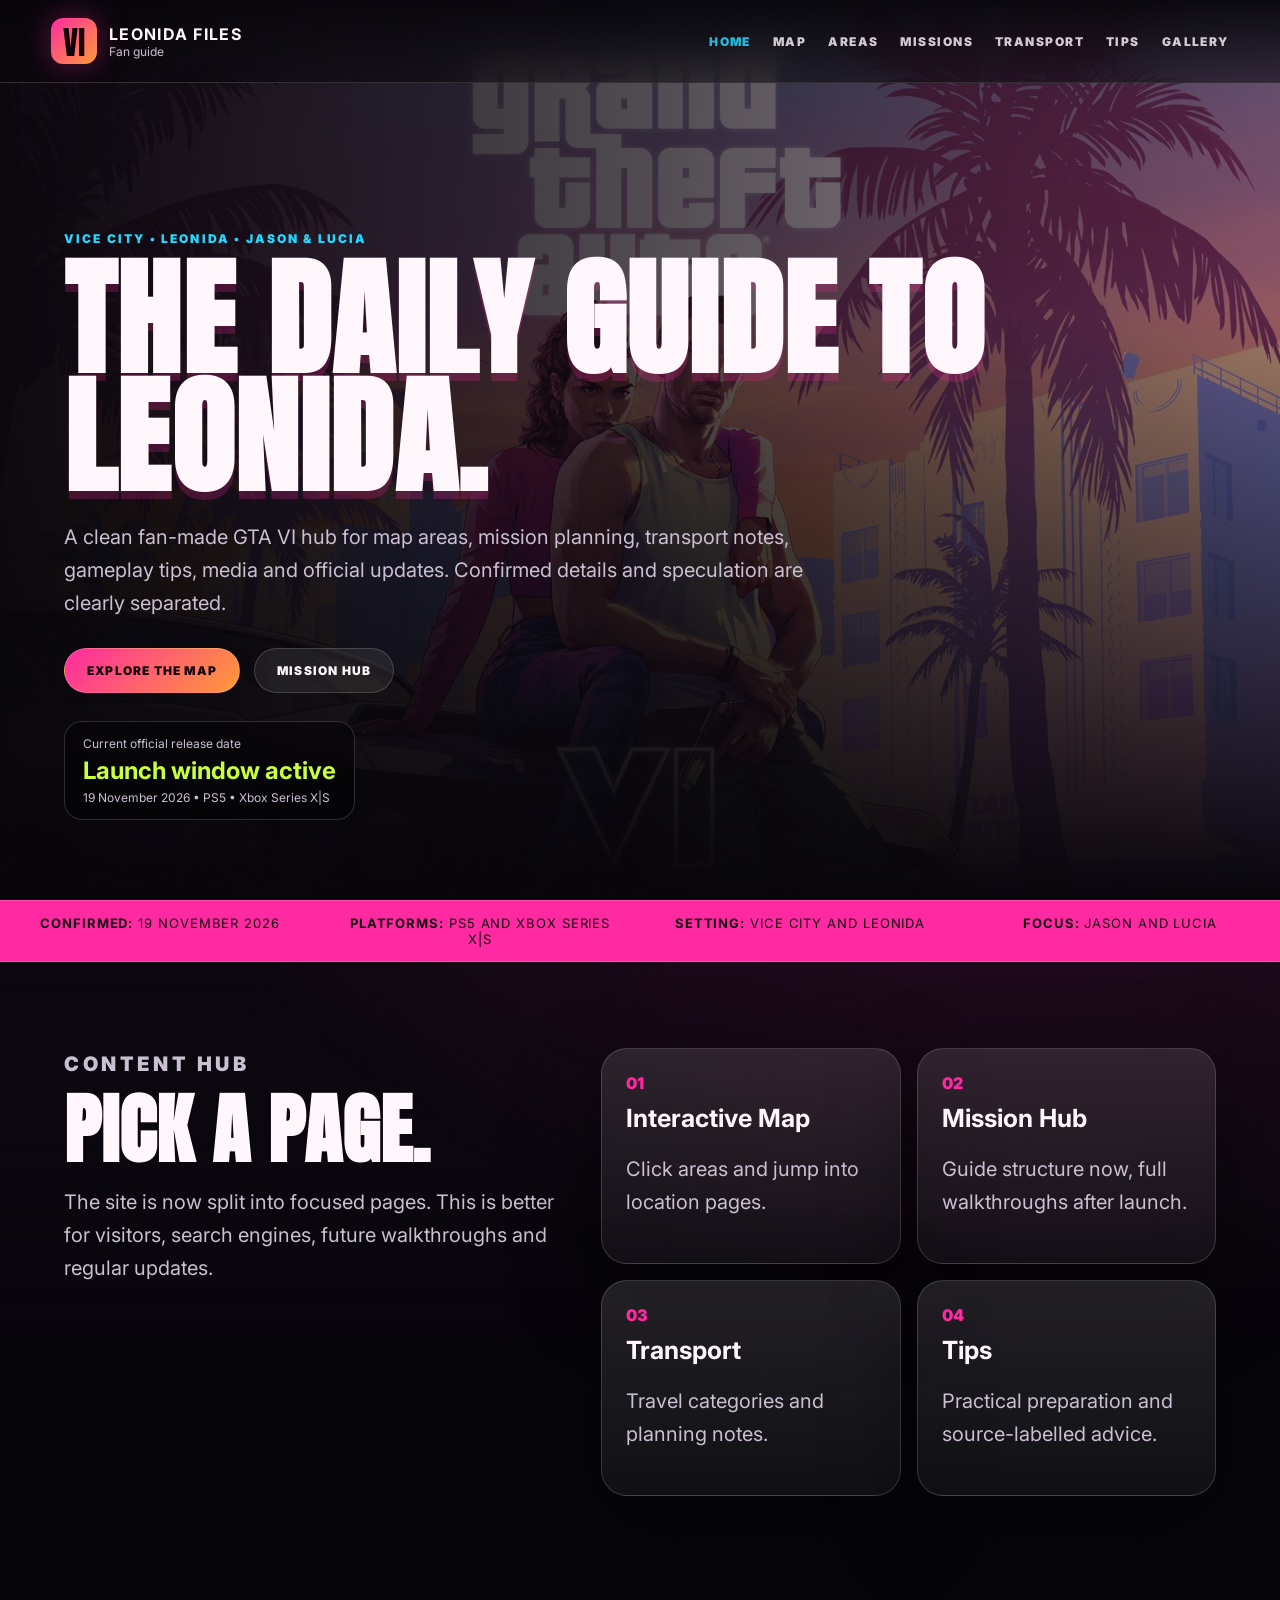
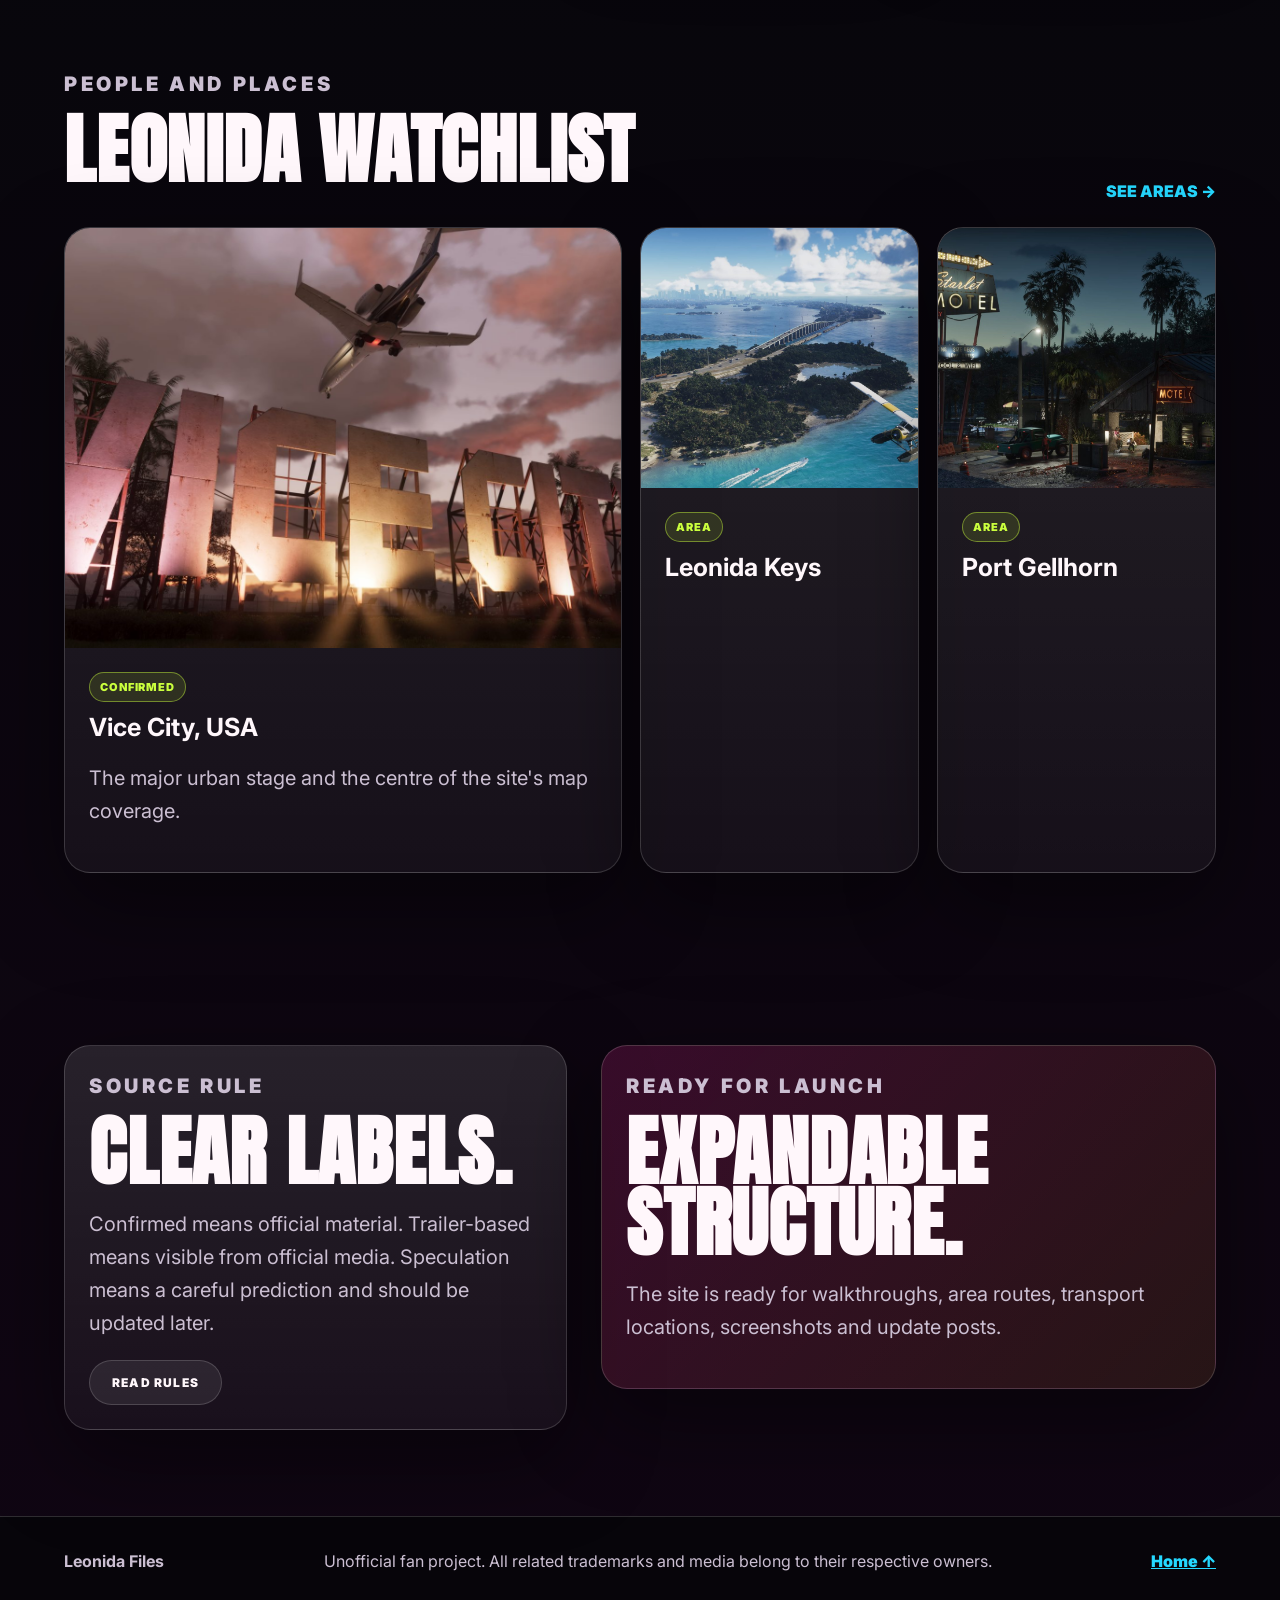
<file: index.html>
<!doctype html>
<html lang="en-GB">
<head>
<meta charset="utf-8"><meta name="viewport" content="width=device-width,initial-scale=1">
<title>Leonida Files | G&#84;A VI Fan Guide</title>
<meta name="description" content="A polished fan guide with confirmed details, Leonida areas, transport, missions, tips and media.">
<link rel="preconnect" href="https://fonts.googleapis.com"><link rel="preconnect" href="https://fonts.gstatic.com" crossorigin>
<link href="https://fonts.googleapis.com/css2?family=Anton&family=Inter:wght@400;500;700;900&display=swap" rel="stylesheet"><link rel="stylesheet" href="styles.css">
</head>
<body data-page="home">
<header class="site-header"><a class="brand" href="index.html"><span class="brand-mark">VI</span><span><strong>Leonida Files</strong><small>Fan guide</small></span></a><button class="nav-toggle" aria-label="Open navigation">☰</button><nav class="nav"><a href="index.html">Home</a><a href="map.html">Map</a><a href="areas.html">Areas</a><a href="missions.html">Missions</a><a href="transport.html">Transport</a><a href="tips.html">Tips</a><a href="gallery.html">Gallery</a></nav></header>
<main>
<section class="hero"><div class="hero-bg" style="background-image:url('assets/images/art-jason-and-lucia-01-with-logos-landscape.jpg')"></div><div class="hero-shade"></div><div class="hero-content"><p class="eyebrow">Vice City • Leonida • Jason & Lucia</p><h1>The daily guide to Leonida.</h1><p class="hero-copy">A clean fan-made G&#84;A VI hub for map areas, mission planning, transport notes, gameplay tips, media and official updates. Confirmed details and speculation are clearly separated.</p><div class="hero-actions"><a class="btn primary" href="map.html">Explore the map</a><a class="btn ghost" href="missions.html">Mission hub</a></div><div class="countdown"><span>Current official release date</span><strong id="countdown">Calculating…</strong><small>19 November 2026 • PS5 • Xbox Series X|S</small></div></div></section>
<section class="official-strip"><div><b>Confirmed:</b> 19 November 2026</div><div><b>Platforms:</b> PS5 and Xbox Series X|S</div><div><b>Setting:</b> Vice City and Leonida</div><div><b>Focus:</b> Jason and Lucia</div></section>
<section class="section grid-intro"><div><p class="eyebrow">Content hub</p><h2>Pick a page.</h2><p>The site is now split into focused pages. This is better for visitors, search engines, future walkthroughs and regular updates.</p></div><div class="feature-grid"><a class="feature-card" href="map.html"><span>01</span><h3>Interactive Map</h3><p>Click areas and jump into location pages.</p></a><a class="feature-card" href="missions.html"><span>02</span><h3>Mission Hub</h3><p>Guide structure now, full walkthroughs after launch.</p></a><a class="feature-card" href="transport.html"><span>03</span><h3>Transport</h3><p>Travel categories and planning notes.</p></a><a class="feature-card" href="tips.html"><span>04</span><h3>Tips</h3><p>Practical preparation and source-labelled advice.</p></a></div></section>
<section class="section"><div class="section-head"><div><p class="eyebrow">People and places</p><h2>Leonida watchlist</h2></div><a class="text-link" href="areas.html">See areas →</a></div><div class="media-grid"><article class="media-card large"><img src="assets/images/shot-vice-city-01.jpg" alt="Vice City screenshot"><div><span class="tag confirmed">Confirmed</span><h3>Vice City, USA</h3><p>The major urban stage and the centre of the site's map coverage.</p></div></article><article class="media-card"><img src="assets/images/shot-leonida-keys-01.jpg" alt="Leonida Keys screenshot"><div><span class="tag confirmed">Area</span><h3>Leonida Keys</h3></div></article><article class="media-card"><img src="assets/images/shot-port-gellhorn-01.jpg" alt="Port Gellhorn screenshot"><div><span class="tag confirmed">Area</span><h3>Port Gellhorn</h3></div></article></div></section>
<section class="section two-col"><div class="panel"><p class="eyebrow">Source rule</p><h2>Clear labels.</h2><p>Confirmed means official material. Trailer-based means visible from official media. Speculation means a careful prediction and should be updated later.</p><a class="btn ghost" href="tips.html#source-rules">Read rules</a></div><div class="panel accent"><p class="eyebrow">Ready for launch</p><h2>Expandable structure.</h2><p>The site is ready for walkthroughs, area routes, transport locations, screenshots and update posts.</p></div></section>
</main>
<footer class="footer"><strong>Leonida Files</strong><span>Unofficial fan project. All related trademarks and media belong to their respective owners.</span><a href="index.html">Home ↑</a></footer><script src="script.js"></script>
</body></html>
</file>
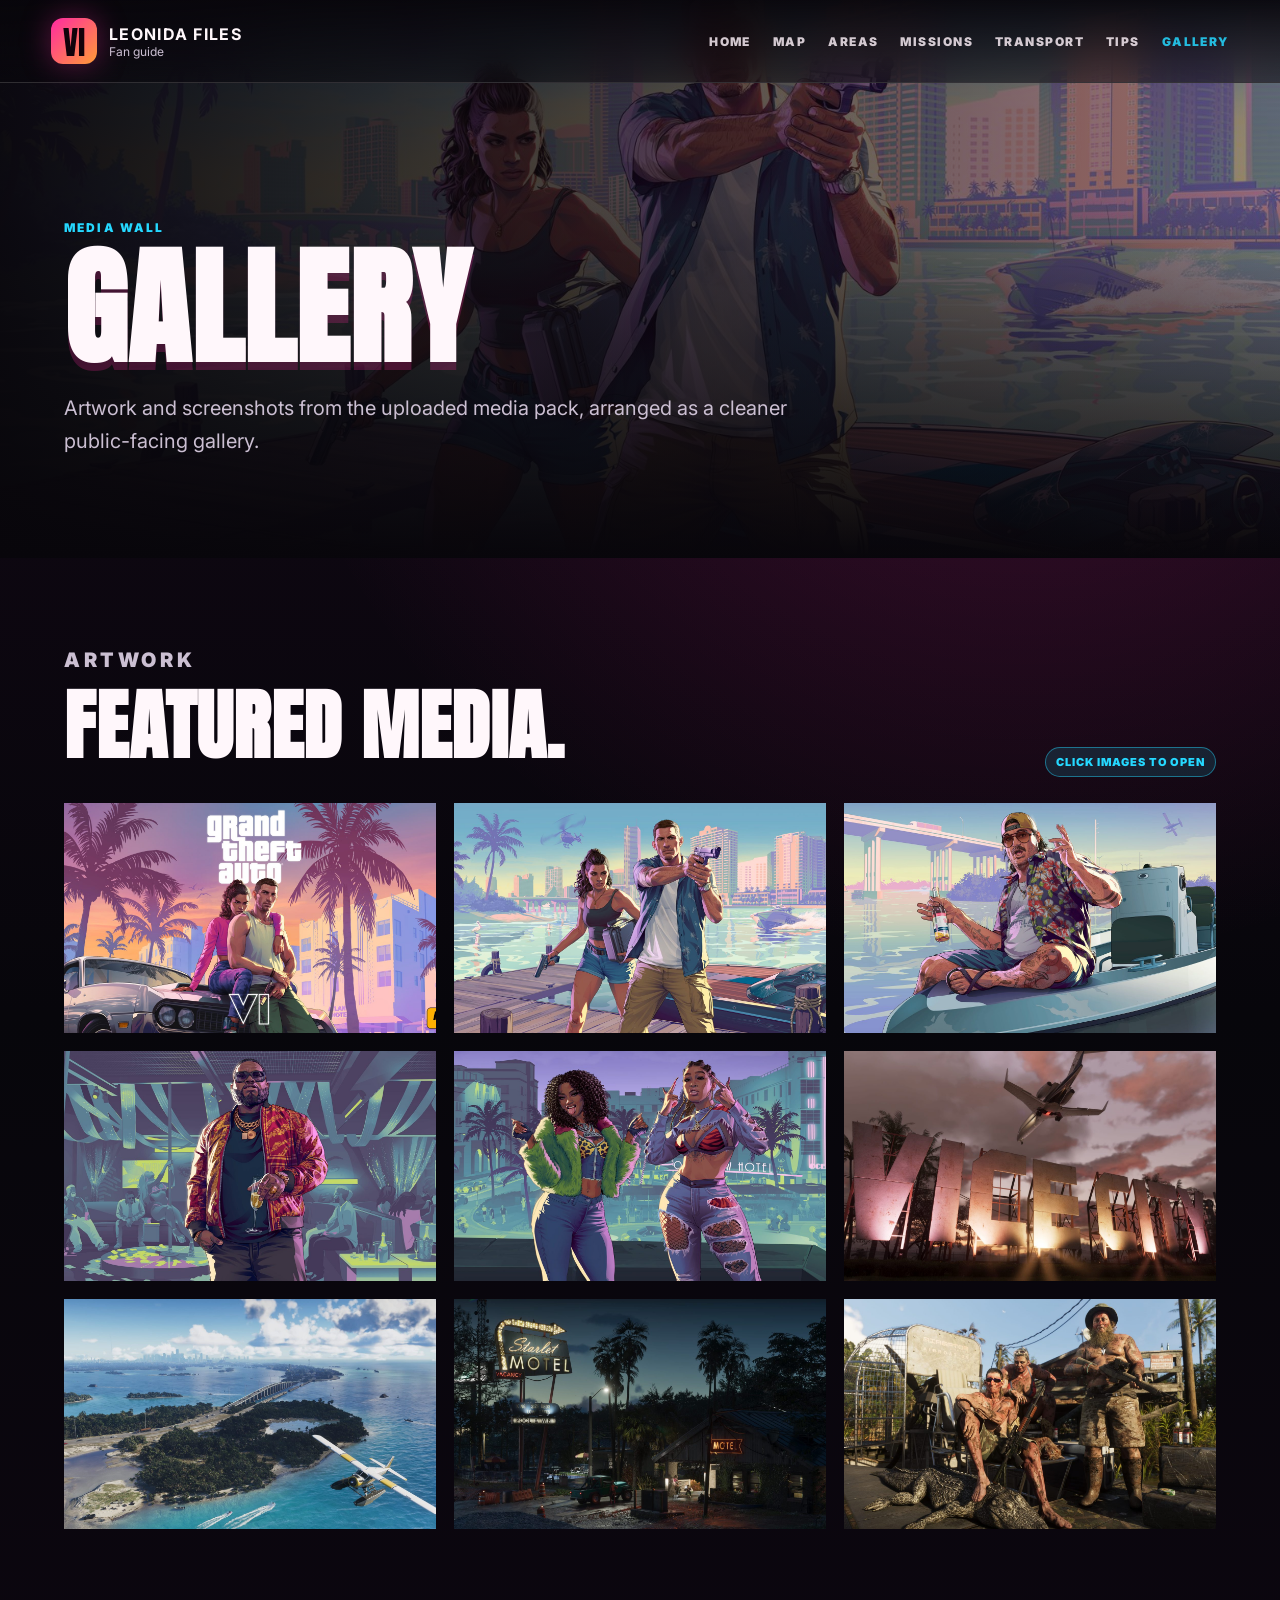
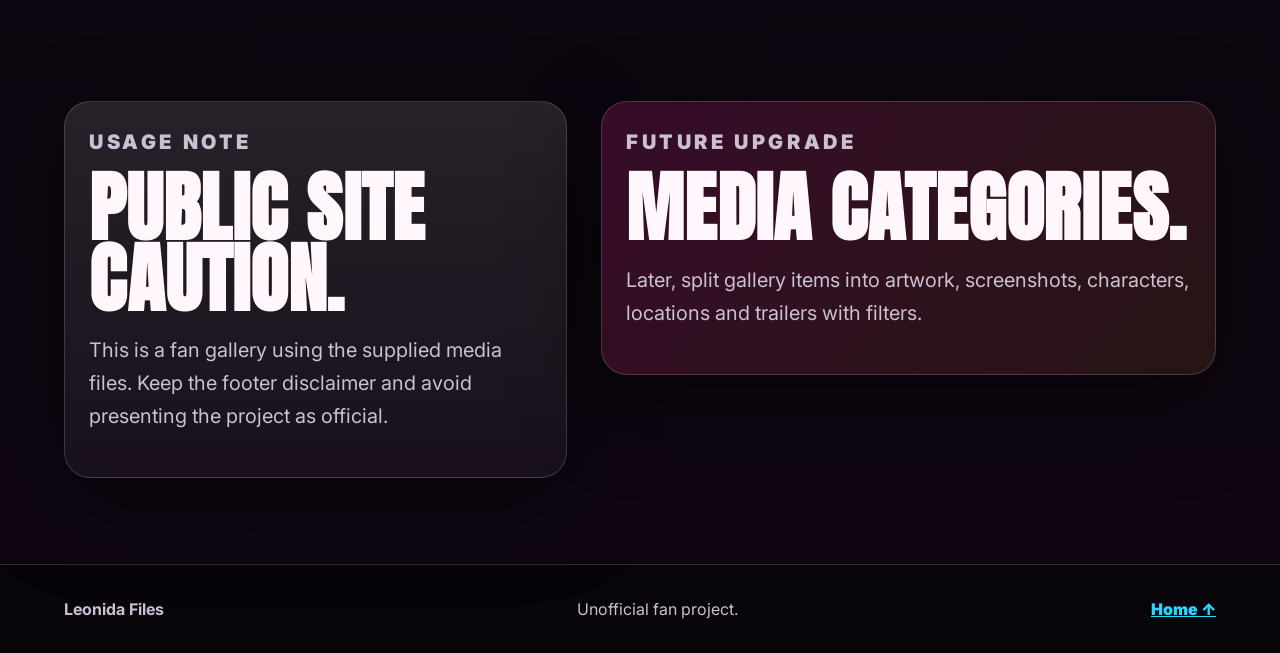
<file: gallery.html>
<!doctype html><html lang="en-GB"><head><meta charset="utf-8"><meta name="viewport" content="width=device-width,initial-scale=1"><title>Gallery | Leonida Files</title><link rel="preconnect" href="https://fonts.googleapis.com"><link rel="preconnect" href="https://fonts.gstatic.com" crossorigin><link href="https://fonts.googleapis.com/css2?family=Anton&family=Inter:wght@400;500;700;900&display=swap" rel="stylesheet"><link rel="stylesheet" href="styles.css"></head><body data-page="gallery"><header class="site-header"><a class="brand" href="index.html"><span class="brand-mark">VI</span><span><strong>Leonida Files</strong><small>Fan guide</small></span></a><button class="nav-toggle" aria-label="Open navigation">☰</button><nav class="nav"><a href="index.html">Home</a><a href="map.html">Map</a><a href="areas.html">Areas</a><a href="missions.html">Missions</a><a href="transport.html">Transport</a><a href="tips.html">Tips</a><a href="gallery.html">Gallery</a></nav></header><main><section class="hero small"><div class="hero-bg" style="background-image:url('assets/images/art-jason-and-lucia-02-landscape.jpg')"></div><div class="hero-shade"></div><div class="hero-content"><p class="eyebrow">Media wall</p><h1>Gallery</h1><p class="hero-copy">Artwork and screenshots from the uploaded media pack, arranged as a cleaner public-facing gallery.</p></div></section><section class="section"><div class="section-head"><div><p class="eyebrow">Artwork</p><h2>Featured media.</h2></div><span class="tag note">Click images to open</span></div><div class="gallery-grid"><img src="assets/images/art-jason-and-lucia-01-with-logos-landscape.jpg" alt="Jason and Lucia artwork"><img src="assets/images/art-jason-and-lucia-02-landscape.jpg" alt="Jason and Lucia artwork"><img src="assets/images/art-cal-hampton-landscape.jpg" alt="Cal Hampton artwork"><img src="assets/images/art-boobie-ike-landscape.jpg" alt="Boobie Ike artwork"><img src="assets/images/art-real-dimez-landscape.jpg" alt="Real Dimez artwork"><img src="assets/images/shot-vice-city-01.jpg" alt="Vice City screenshot"><img src="assets/images/shot-leonida-keys-01.jpg" alt="Leonida Keys screenshot"><img src="assets/images/shot-port-gellhorn-01.jpg" alt="Port Gellhorn screenshot"><img src="assets/images/shot-grassrivers-01.jpg" alt="Grassrivers screenshot"></div></section><section class="section two-col"><div class="panel"><p class="eyebrow">Usage note</p><h2>Public site caution.</h2><p>This is a fan gallery using the supplied media files. Keep the footer disclaimer and avoid presenting the project as official.</p></div><div class="panel accent"><p class="eyebrow">Future upgrade</p><h2>Media categories.</h2><p>Later, split gallery items into artwork, screenshots, characters, locations and trailers with filters.</p></div></section></main><footer class="footer"><strong>Leonida Files</strong><span>Unofficial fan project.</span><a href="index.html">Home ↑</a></footer><script src="script.js"></script></body></html>
</file>
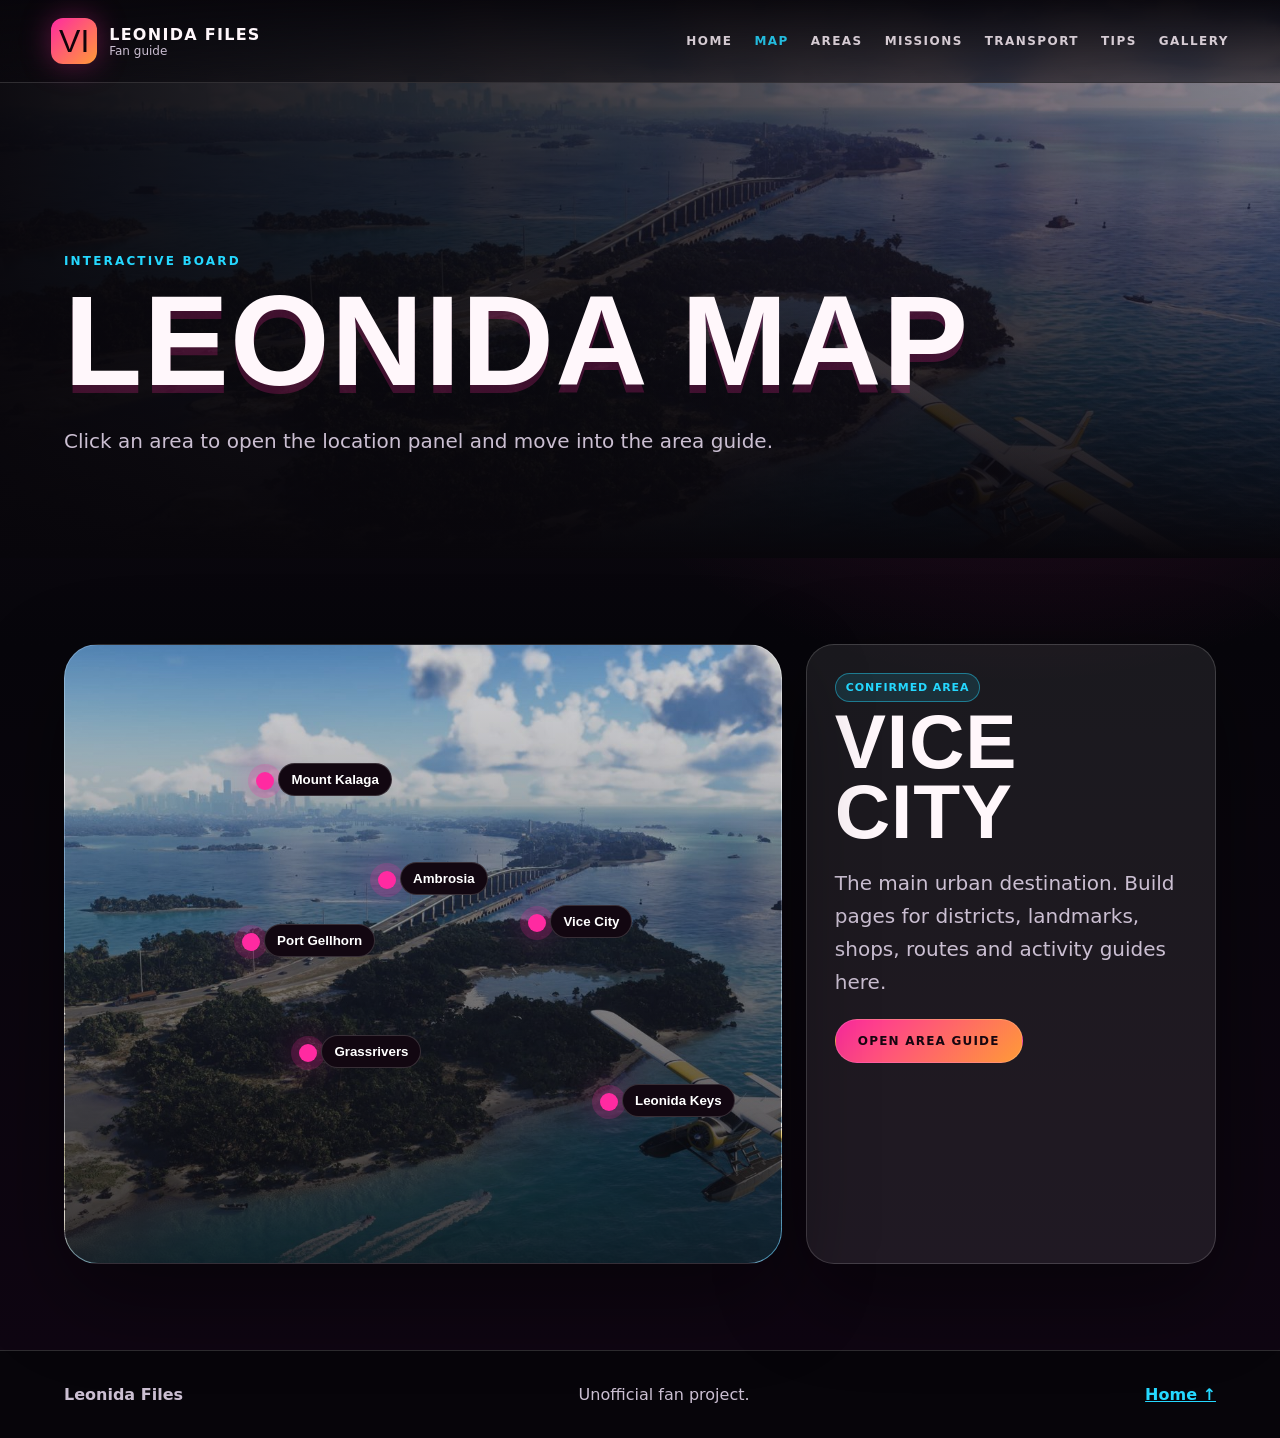
<file: map.html>
<!doctype html><html lang="en-GB"><head><meta charset="utf-8"><meta name="viewport" content="width=device-width,initial-scale=1"><title>Leonida Map</title><link rel="stylesheet" href="styles.css"></head><body data-page="map"><header class="site-header"><a class="brand" href="index.html"><span class="brand-mark">VI</span><span><strong>Leonida Files</strong><small>Fan guide</small></span></a><button class="nav-toggle">☰</button><nav class="nav"><a href="index.html">Home</a><a href="map.html">Map</a><a href="areas.html">Areas</a><a href="missions.html">Missions</a><a href="transport.html">Transport</a><a href="tips.html">Tips</a><a href="gallery.html">Gallery</a></nav></header><main><section class="hero small"><div class="hero-bg" style="background-image:url('assets/images/shot-leonida-keys-01.jpg')"></div><div class="hero-shade"></div><div class="hero-content"><p class="eyebrow">Interactive board</p><h1>Leonida map</h1><p class="hero-copy">Click an area to open the location panel and move into the area guide.</p></div></section><section class="section map-wrap"><div class="map-board"><button class="pin" style="--x:66%;--y:45%" data-area="Vice City"><span>Vice City</span></button><button class="pin" style="--x:76%;--y:74%" data-area="Leonida Keys"><span>Leonida Keys</span></button><button class="pin" style="--x:34%;--y:66%" data-area="Grassrivers"><span>Grassrivers</span></button><button class="pin" style="--x:26%;--y:48%" data-area="Port Gellhorn"><span>Port Gellhorn</span></button><button class="pin" style="--x:45%;--y:38%" data-area="Ambrosia"><span>Ambrosia</span></button><button class="pin" style="--x:28%;--y:22%" data-area="Mount Kalaga"><span>Mount Kalaga</span></button></div><aside class="map-panel" id="mapPanel"></aside></section></main><footer class="footer"><strong>Leonida Files</strong><span>Unofficial fan project.</span><a href="index.html">Home ↑</a></footer><script src="script.js"></script></body></html>
</file>
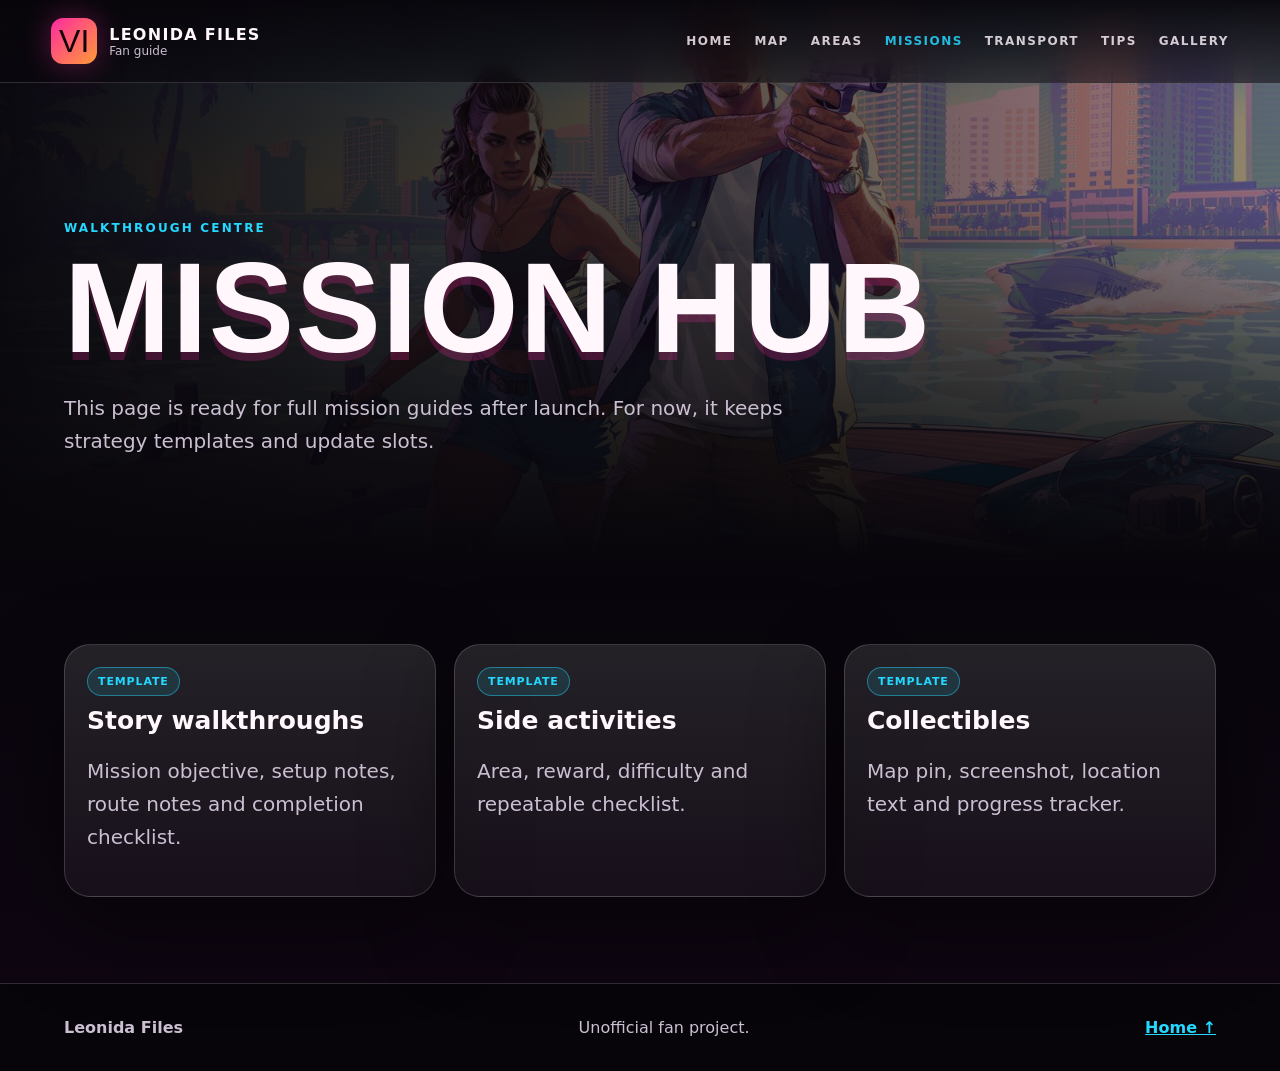
<file: missions.html>
<!doctype html><html><head><meta charset="utf-8"><meta name="viewport" content="width=device-width,initial-scale=1"><title>Missions</title><link rel="stylesheet" href="styles.css"></head><body data-page="missions"><header class="site-header"><a class="brand" href="index.html"><span class="brand-mark">VI</span><span><strong>Leonida Files</strong><small>Fan guide</small></span></a><button class="nav-toggle">☰</button><nav class="nav"><a href="index.html">Home</a><a href="map.html">Map</a><a href="areas.html">Areas</a><a href="missions.html">Missions</a><a href="transport.html">Transport</a><a href="tips.html">Tips</a><a href="gallery.html">Gallery</a></nav></header><main><section class="hero small"><div class="hero-bg" style="background-image:url('assets/images/art-jason-and-lucia-02-landscape.jpg')"></div><div class="hero-shade"></div><div class="hero-content"><p class="eyebrow">Walkthrough centre</p><h1>Mission hub</h1><p class="hero-copy">This page is ready for full mission guides after launch. For now, it keeps strategy templates and update slots.</p></div></section><section class="section"><div class="guide-grid"><article class="guide-card"><span class="tag note">Template</span><h3>Story walkthroughs</h3><p>Mission objective, setup notes, route notes and completion checklist.</p></article><article class="guide-card"><span class="tag note">Template</span><h3>Side activities</h3><p>Area, reward, difficulty and repeatable checklist.</p></article><article class="guide-card"><span class="tag note">Template</span><h3>Collectibles</h3><p>Map pin, screenshot, location text and progress tracker.</p></article></div></section></main><footer class="footer"><strong>Leonida Files</strong><span>Unofficial fan project.</span><a href="index.html">Home ↑</a></footer><script src="script.js"></script></body></html>
</file>
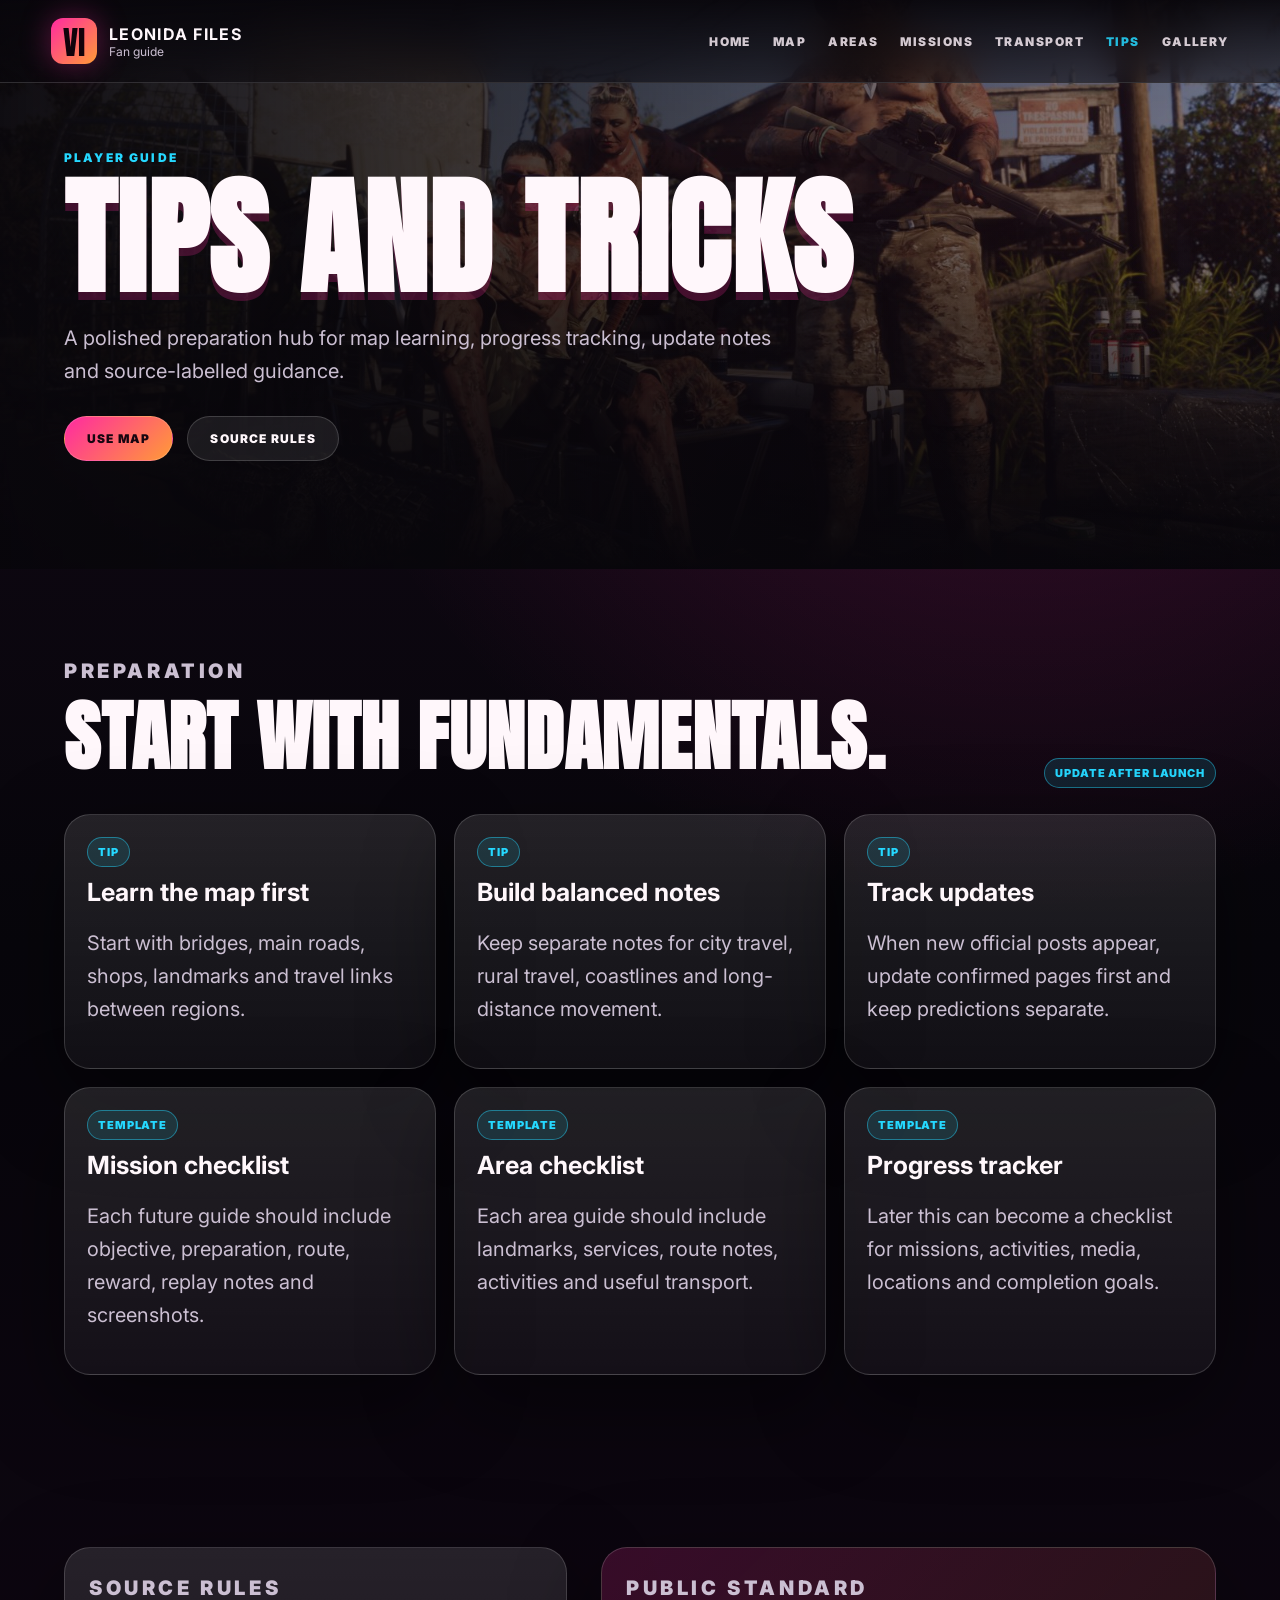
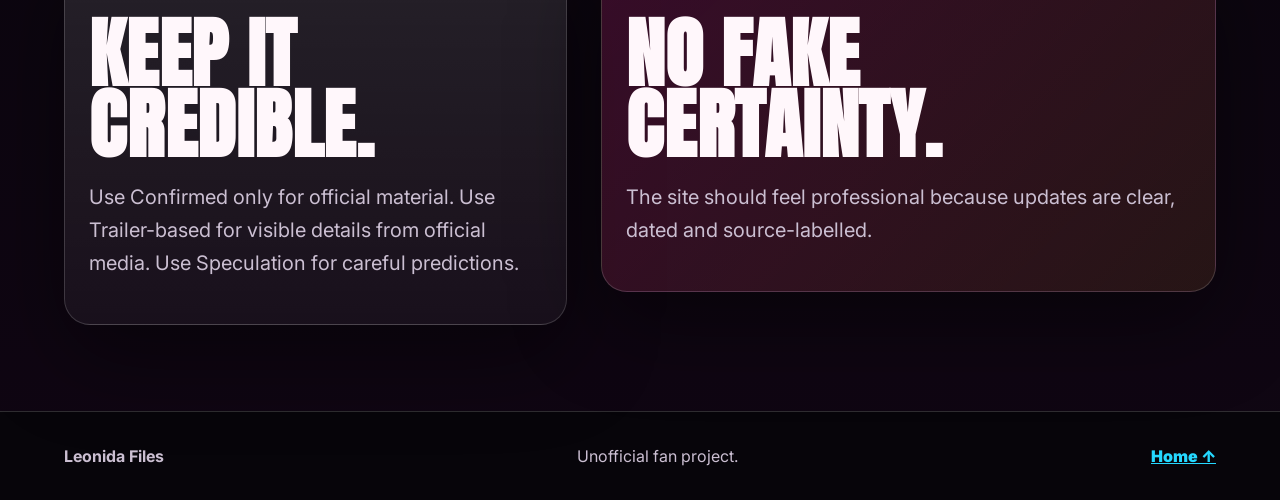
<file: tips.html>
<!doctype html><html lang="en-GB"><head><meta charset="utf-8"><meta name="viewport" content="width=device-width,initial-scale=1"><title>Tips | Leonida Files</title><link rel="preconnect" href="https://fonts.googleapis.com"><link rel="preconnect" href="https://fonts.gstatic.com" crossorigin><link href="https://fonts.googleapis.com/css2?family=Anton&family=Inter:wght@400;500;700;900&display=swap" rel="stylesheet"><link rel="stylesheet" href="styles.css"></head><body data-page="tips"><header class="site-header"><a class="brand" href="index.html"><span class="brand-mark">VI</span><span><strong>Leonida Files</strong><small>Fan guide</small></span></a><button class="nav-toggle" aria-label="Open navigation">☰</button><nav class="nav"><a href="index.html">Home</a><a href="map.html">Map</a><a href="areas.html">Areas</a><a href="missions.html">Missions</a><a href="transport.html">Transport</a><a href="tips.html">Tips</a><a href="gallery.html">Gallery</a></nav></header><main><section class="hero small"><div class="hero-bg" style="background-image:url('assets/images/shot-grassrivers-01.jpg')"></div><div class="hero-shade"></div><div class="hero-content"><p class="eyebrow">Player guide</p><h1>Tips and tricks</h1><p class="hero-copy">A polished preparation hub for map learning, progress tracking, update notes and source-labelled guidance.</p><div class="hero-actions"><a class="btn primary" href="map.html">Use map</a><a class="btn ghost" href="#source-rules">Source rules</a></div></div></section><section class="section"><div class="section-head"><div><p class="eyebrow">Preparation</p><h2>Start with fundamentals.</h2></div><span class="tag note">Update after launch</span></div><div class="guide-grid"><article class="guide-card"><span class="tag note">Tip</span><h3>Learn the map first</h3><p>Start with bridges, main roads, shops, landmarks and travel links between regions.</p></article><article class="guide-card"><span class="tag note">Tip</span><h3>Build balanced notes</h3><p>Keep separate notes for city travel, rural travel, coastlines and long-distance movement.</p></article><article class="guide-card"><span class="tag note">Tip</span><h3>Track updates</h3><p>When new official posts appear, update confirmed pages first and keep predictions separate.</p></article><article class="guide-card"><span class="tag note">Template</span><h3>Mission checklist</h3><p>Each future guide should include objective, preparation, route, reward, replay notes and screenshots.</p></article><article class="guide-card"><span class="tag note">Template</span><h3>Area checklist</h3><p>Each area guide should include landmarks, services, route notes, activities and useful transport.</p></article><article class="guide-card"><span class="tag note">Template</span><h3>Progress tracker</h3><p>Later this can become a checklist for missions, activities, media, locations and completion goals.</p></article></div></section><section class="section two-col" id="source-rules"><div class="panel"><p class="eyebrow">Source rules</p><h2>Keep it credible.</h2><p>Use Confirmed only for official material. Use Trailer-based for visible details from official media. Use Speculation for careful predictions.</p></div><div class="panel accent"><p class="eyebrow">Public standard</p><h2>No fake certainty.</h2><p>The site should feel professional because updates are clear, dated and source-labelled.</p></div></section></main><footer class="footer"><strong>Leonida Files</strong><span>Unofficial fan project.</span><a href="index.html">Home ↑</a></footer><script src="script.js"></script></body></html>
</file>
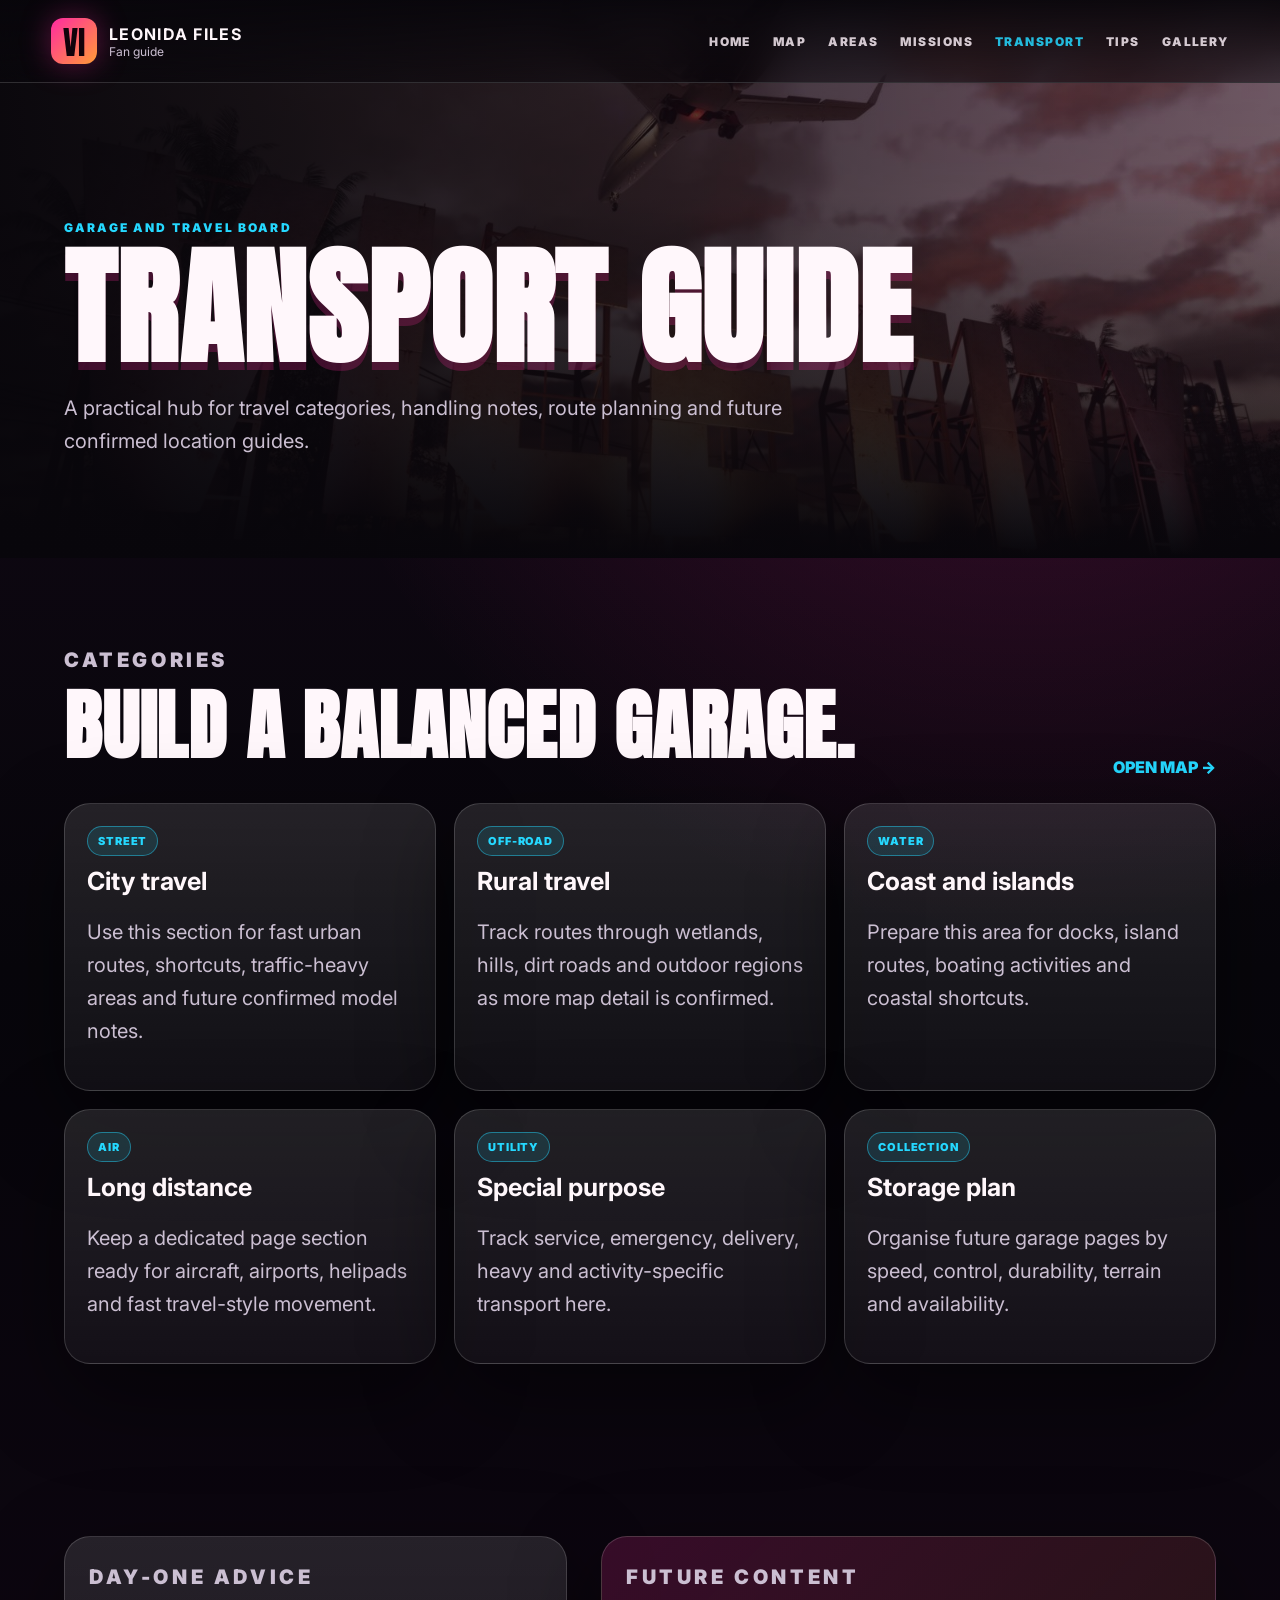
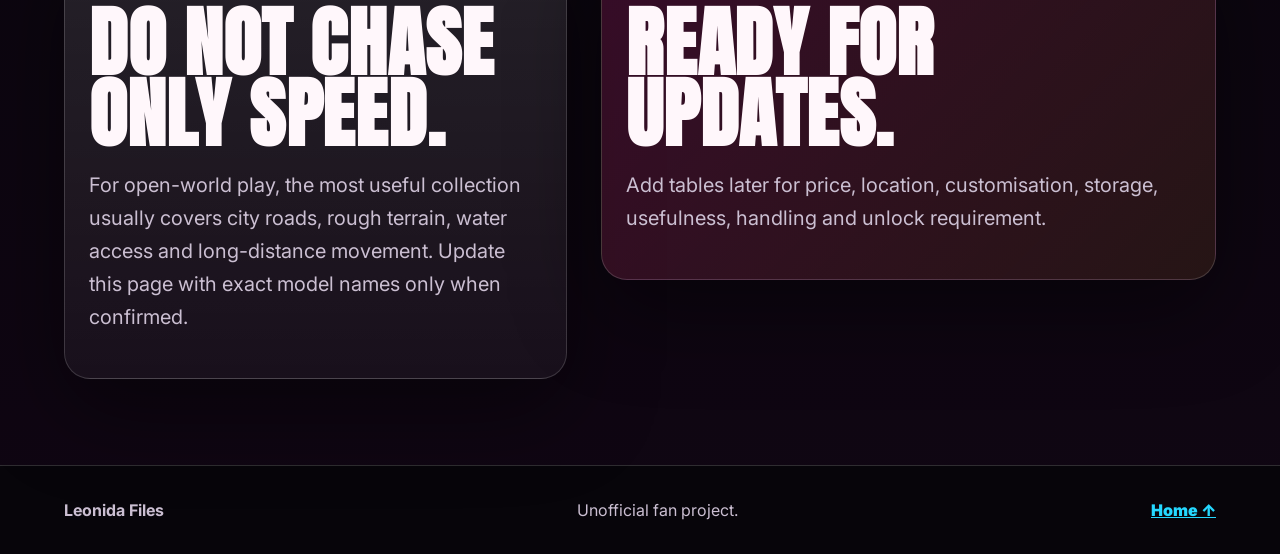
<file: transport.html>
<!doctype html><html lang="en-GB"><head><meta charset="utf-8"><meta name="viewport" content="width=device-width,initial-scale=1"><title>Transport Guide | Leonida Files</title><link rel="preconnect" href="https://fonts.googleapis.com"><link rel="preconnect" href="https://fonts.gstatic.com" crossorigin><link href="https://fonts.googleapis.com/css2?family=Anton&family=Inter:wght@400;500;700;900&display=swap" rel="stylesheet"><link rel="stylesheet" href="styles.css"></head><body data-page="transport"><header class="site-header"><a class="brand" href="index.html"><span class="brand-mark">VI</span><span><strong>Leonida Files</strong><small>Fan guide</small></span></a><button class="nav-toggle" aria-label="Open navigation">☰</button><nav class="nav"><a href="index.html">Home</a><a href="map.html">Map</a><a href="areas.html">Areas</a><a href="missions.html">Missions</a><a href="transport.html">Transport</a><a href="tips.html">Tips</a><a href="gallery.html">Gallery</a></nav></header><main><section class="hero small"><div class="hero-bg" style="background-image:url('assets/images/shot-vice-city-01.jpg')"></div><div class="hero-shade"></div><div class="hero-content"><p class="eyebrow">Garage and travel board</p><h1>Transport guide</h1><p class="hero-copy">A practical hub for travel categories, handling notes, route planning and future confirmed location guides.</p></div></section><section class="section"><div class="section-head"><div><p class="eyebrow">Categories</p><h2>Build a balanced garage.</h2></div><a class="text-link" href="map.html">Open map →</a></div><div class="vehicle-grid"><article class="vehicle-card"><span class="tag note">Street</span><h3>City travel</h3><p>Use this section for fast urban routes, shortcuts, traffic-heavy areas and future confirmed model notes.</p></article><article class="vehicle-card"><span class="tag note">Off-road</span><h3>Rural travel</h3><p>Track routes through wetlands, hills, dirt roads and outdoor regions as more map detail is confirmed.</p></article><article class="vehicle-card"><span class="tag note">Water</span><h3>Coast and islands</h3><p>Prepare this area for docks, island routes, boating activities and coastal shortcuts.</p></article><article class="vehicle-card"><span class="tag note">Air</span><h3>Long distance</h3><p>Keep a dedicated page section ready for aircraft, airports, helipads and fast travel-style movement.</p></article><article class="vehicle-card"><span class="tag note">Utility</span><h3>Special purpose</h3><p>Track service, emergency, delivery, heavy and activity-specific transport here.</p></article><article class="vehicle-card"><span class="tag note">Collection</span><h3>Storage plan</h3><p>Organise future garage pages by speed, control, durability, terrain and availability.</p></article></div></section><section class="section two-col"><div class="panel"><p class="eyebrow">Day-one advice</p><h2>Do not chase only speed.</h2><p>For open-world play, the most useful collection usually covers city roads, rough terrain, water access and long-distance movement. Update this page with exact model names only when confirmed.</p></div><div class="panel accent"><p class="eyebrow">Future content</p><h2>Ready for updates.</h2><p>Add tables later for price, location, customisation, storage, usefulness, handling and unlock requirement.</p></div></section></main><footer class="footer"><strong>Leonida Files</strong><span>Unofficial fan project.</span><a href="index.html">Home ↑</a></footer><script src="script.js"></script></body></html>
</file>
<file: styles.css>
:root{--bg:#08060b;--panel:#13101a;--ink:#fff7fb;--muted:#cbbfd2;--pink:#ff2aa1;--orange:#ff9b37;--cyan:#25d8ff;--lime:#caff3d;--line:rgba(255,255,255,.16);--glass:rgba(255,255,255,.08);--shadow:0 30px 90px rgba(0,0,0,.45)}*{box-sizing:border-box}html{scroll-behavior:smooth}body{margin:0;background:radial-gradient(circle at 80% 8%,rgba(255,42,161,.22),transparent 34%),linear-gradient(180deg,#140817,#07060b 45%,#100613);color:var(--ink);font-family:Inter,system-ui,sans-serif;overflow-x:hidden}a{color:inherit}.site-header{position:fixed;inset:0 0 auto 0;z-index:50;display:flex;align-items:center;justify-content:space-between;padding:18px clamp(18px,4vw,64px);background:linear-gradient(180deg,rgba(8,6,11,.95),rgba(8,6,11,.52));backdrop-filter:blur(18px);border-bottom:1px solid var(--line)}.brand{display:flex;align-items:center;gap:12px;text-decoration:none}.brand-mark{display:grid;place-items:center;width:46px;height:46px;border-radius:12px;background:linear-gradient(135deg,var(--pink),var(--orange));font:32px Anton,sans-serif;color:#12030b;box-shadow:0 0 30px rgba(255,42,161,.35)}.brand strong{display:block;text-transform:uppercase;letter-spacing:.08em}.brand small{display:block;color:var(--muted);font-size:12px}.nav{display:flex;gap:22px}.nav a{text-decoration:none;text-transform:uppercase;font-size:12px;letter-spacing:.12em;font-weight:900;color:#f5e9f1;opacity:.85}.nav a:hover,.nav a.active{color:var(--cyan)}.nav-toggle{display:none;background:var(--glass);border:1px solid var(--line);border-radius:12px;color:var(--ink);font-size:24px;padding:8px 12px}.hero{position:relative;min-height:100vh;display:flex;align-items:flex-end;padding:150px clamp(18px,5vw,84px) 80px;overflow:hidden}.hero.small{min-height:62vh}.hero-bg{position:absolute;inset:0;background:center/cover no-repeat;opacity:.72;filter:saturate(1.1)}.hero-shade{position:absolute;inset:0;background:linear-gradient(90deg,rgba(8,6,11,.96),rgba(8,6,11,.62),rgba(8,6,11,.22)),linear-gradient(0deg,var(--bg),transparent 65%)}.hero-content{position:relative;max-width:990px}.eyebrow{margin:0 0 14px;color:var(--cyan);text-transform:uppercase;font-size:12px;letter-spacing:.18em;font-weight:900}.hero h1,.section h2{font-family:Anton,sans-serif;text-transform:uppercase;line-height:.92;letter-spacing:.01em;margin:.05em 0 .2em}.hero h1{font-size:clamp(56px,10vw,144px);text-shadow:0 8px rgba(255,42,161,.22)}.section h2{font-size:clamp(38px,6vw,82px)}.hero-copy,.section p{color:var(--muted);line-height:1.65;font-size:clamp(16px,1.7vw,20px)}.hero-copy{max-width:740px}.hero-actions{display:flex;flex-wrap:wrap;gap:14px;margin:28px 0}.btn{display:inline-flex;align-items:center;justify-content:center;border:1px solid var(--line);border-radius:999px;padding:14px 22px;text-decoration:none;text-transform:uppercase;font-size:12px;letter-spacing:.1em;font-weight:900;transition:.2s}.btn.primary{background:linear-gradient(135deg,var(--pink),var(--orange));color:#170610}.btn.ghost{background:rgba(255,255,255,.08);color:var(--ink)}.btn:hover,.feature-card:hover,.media-card:hover{transform:translateY(-4px)}.countdown{display:inline-flex;flex-direction:column;gap:5px;padding:14px 18px;border-radius:18px;background:rgba(0,0,0,.42);border:1px solid var(--line);backdrop-filter:blur(14px)}.countdown span,.countdown small{color:var(--muted);font-size:12px}.countdown strong{color:var(--lime);font-size:24px}.official-strip{display:grid;grid-template-columns:repeat(4,1fr);border-block:1px solid var(--line);background:#ff2aa1;color:#130812}.official-strip div{padding:14px 18px;text-align:center;font-size:13px;text-transform:uppercase;letter-spacing:.07em}.section{padding:86px clamp(18px,5vw,84px)}.grid-intro,.two-col{display:grid;grid-template-columns:.9fr 1.1fr;gap:34px;align-items:start}.feature-grid{display:grid;grid-template-columns:repeat(2,1fr);gap:16px}.feature-card,.panel,.media-card,.area-card,.guide-card,.vehicle-card{display:block;text-decoration:none;border:1px solid var(--line);border-radius:26px;background:linear-gradient(180deg,rgba(255,255,255,.11),rgba(255,255,255,.045));box-shadow:var(--shadow);overflow:hidden;transition:.2s}.feature-card{padding:24px}.feature-card span{color:var(--pink);font-weight:900}.feature-card h3,.panel h3,.media-card h3,.area-card h3,.guide-card h3,.vehicle-card h3{font-size:25px;margin:10px 0}.section-head{display:flex;justify-content:space-between;gap:22px;align-items:end;margin-bottom:26px}.text-link{color:var(--cyan);font-weight:900;text-transform:uppercase;text-decoration:none}.media-grid{display:grid;grid-template-columns:2fr 1fr 1fr;gap:18px}.media-card img{width:100%;height:260px;object-fit:cover;display:block}.media-card.large img{height:420px}.media-card div,.panel{padding:24px}.tag{display:inline-flex;border-radius:999px;padding:7px 10px;font-size:11px;font-weight:900;text-transform:uppercase;letter-spacing:.08em;border:1px solid rgba(202,255,61,.44);color:var(--lime);background:rgba(202,255,61,.12)}.tag.note{border-color:rgba(37,216,255,.45);color:var(--cyan);background:rgba(37,216,255,.12)}.accent{background:linear-gradient(135deg,rgba(255,42,161,.18),rgba(255,155,55,.10))}.map-wrap{display:grid;grid-template-columns:1.4fr .8fr;gap:24px}.map-board{position:relative;min-height:620px;border-radius:34px;overflow:hidden;border:1px solid var(--line);box-shadow:var(--shadow);background:url('assets/images/shot-leonida-keys-01.jpg') center/cover no-repeat}.map-board:after{content:"";position:absolute;inset:0;background:linear-gradient(180deg,rgba(8,6,11,.05),rgba(8,6,11,.78))}.pin{position:absolute;z-index:2;left:var(--x);top:var(--y);transform:translate(-50%,-50%);border:0;border-radius:999px;background:var(--pink);color:#fff;width:18px;height:18px;box-shadow:0 0 0 8px rgba(255,42,161,.18),0 0 34px rgba(255,42,161,.75);cursor:pointer}.pin span{position:absolute;left:22px;top:-9px;background:#120711;border:1px solid var(--line);border-radius:999px;padding:8px 12px;white-space:nowrap;font-weight:900}.map-panel{padding:28px;border:1px solid var(--line);border-radius:28px;background:rgba(255,255,255,.08);box-shadow:var(--shadow)}.area-grid,.guide-grid,.vehicle-grid,.gallery-grid{display:grid;grid-template-columns:repeat(3,1fr);gap:18px}.area-card img,.gallery-grid img{width:100%;height:230px;object-fit:cover;display:block}.area-card div,.guide-card,.vehicle-card{padding:22px}.search-row{display:flex;gap:12px;margin:20px 0 30px}.search-row input,.search-row select{width:100%;padding:15px 16px;border-radius:16px;border:1px solid var(--line);background:#100b15;color:var(--ink)}.tabs{display:flex;gap:10px;flex-wrap:wrap;margin:18px 0}.tab{border:1px solid var(--line);border-radius:999px;padding:10px 14px;background:rgba(255,255,255,.08);color:var(--ink);font-weight:900;cursor:pointer}.tab.active{background:var(--cyan);color:#061117}.hidden{display:none!important}.footer{display:flex;justify-content:space-between;gap:18px;padding:34px clamp(18px,5vw,84px);border-top:1px solid var(--line);background:#07050a;color:var(--muted)}.footer a{color:var(--cyan);font-weight:900}@media(max-width:980px){.nav{display:none;position:absolute;top:78px;left:18px;right:18px;flex-direction:column;padding:18px;border:1px solid var(--line);border-radius:20px;background:rgba(8,6,11,.96)}.nav.open{display:flex}.nav-toggle{display:block}.official-strip,.grid-intro,.two-col,.map-wrap{grid-template-columns:1fr}.media-grid,.area-grid,.guide-grid,.vehicle-grid,.gallery-grid{grid-template-columns:repeat(2,1fr)}}@media(max-width:650px){.hero h1{font-size:54px}.media-grid,.area-grid,.guide-grid,.vehicle-grid,.gallery-grid,.feature-grid{grid-template-columns:1fr}.section-head,.footer{display:block}.official-strip{grid-template-columns:1fr}.map-board{min-height:520px}.pin span{display:none}.hero{padding-top:125px}}
</file>
